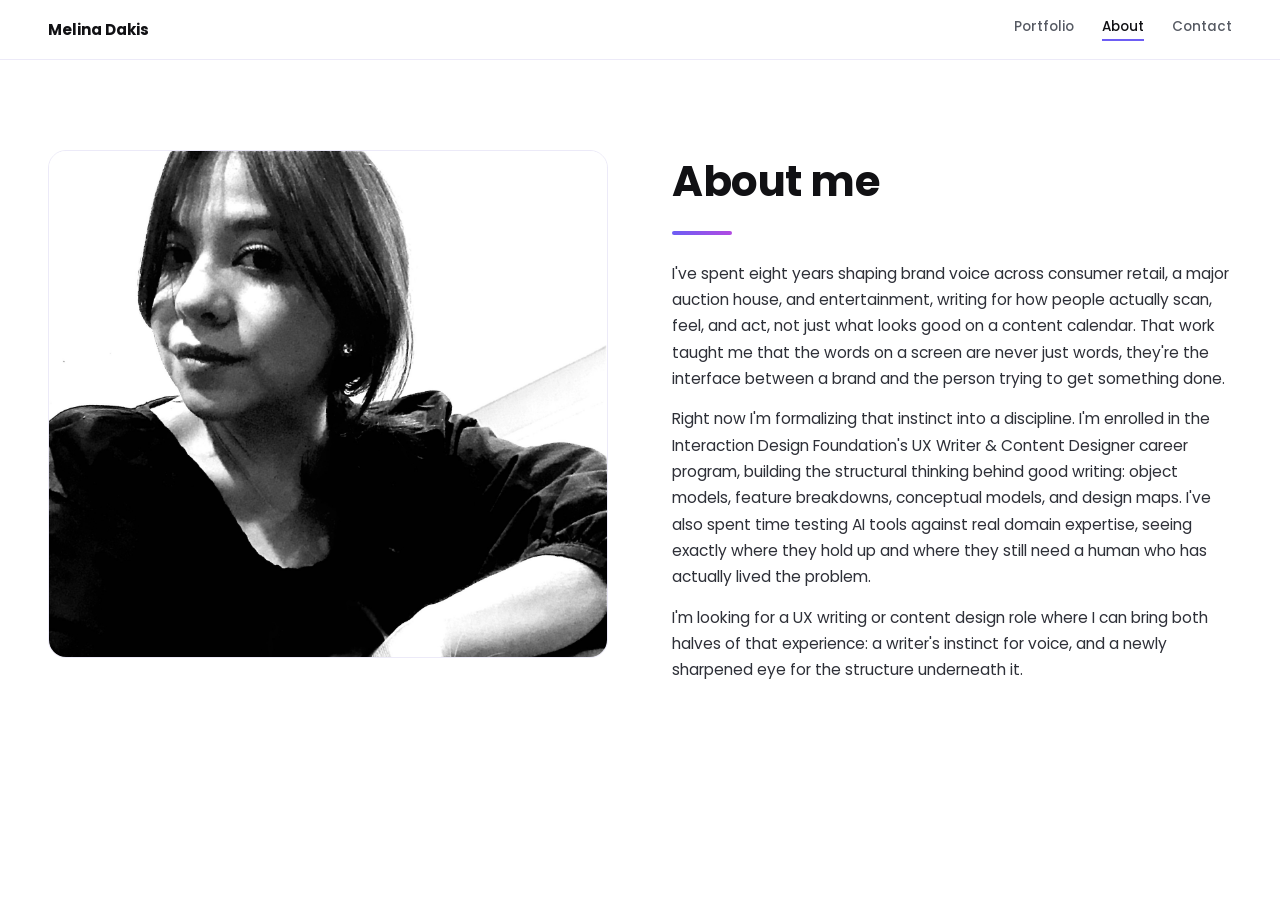
<file: about.html>
<!DOCTYPE html>
<html lang="en">
<head>
<meta charset="UTF-8">
<meta name="viewport" content="width=device-width, initial-scale=1.0">
<title>About — Melina Dakis</title>
<meta property="og:type" content="website">
<meta property="og:title" content="About — Melina Dakis">
<meta property="og:description" content="Eight years shaping brand voice in social media, now building the structural thinking behind UX writing and content design.">
<meta property="og:image" content="https://melinadakis.github.io/og-image.png">
<meta property="og:url" content="https://melinadakis.github.io/about.html">
<meta name="twitter:card" content="summary_large_image">
<meta name="twitter:title" content="About — Melina Dakis">
<meta name="twitter:description" content="Eight years shaping brand voice in social media, now building the structural thinking behind UX writing and content design.">
<meta name="twitter:image" content="https://melinadakis.github.io/og-image.png">
<meta name="description" content="Eight years shaping brand voice in social media, now building the structural thinking behind UX writing and content design.">
<link rel="preconnect" href="https://fonts.googleapis.com">
<link rel="preconnect" href="https://fonts.gstatic.com" crossorigin>
<link href="https://fonts.googleapis.com/css2?family=Poppins:ital,wght@0,400;0,500;0,600;0,700;1,400&display=swap" rel="stylesheet">
<link rel="stylesheet" href="style.css?v=3">
</head>
<body>
<nav class="nav">
  <div class="name">Melina Dakis</div>
  <div class="plinks">
    <a href="index.html">Portfolio</a>
    <a href="about.html" class="active">About</a>
    <a href="contact.html">Contact</a>
  </div>
</nav>

<div class="about-wrap">
  <div class="about-photo">
    <img src="[data-uri]" alt="Portrait of Melina Dakis">
  </div>
  <div class="about-body">
    <h1>About me</h1>
    <div class="rule"></div>
    <p>
      I've spent eight years shaping brand voice across consumer retail, a major auction
      house, and entertainment, writing for how people actually scan, feel, and act, not
      just what looks good on a content calendar. That work taught me that the words on a
      screen are never just words, they're the interface between a brand and the person
      trying to get something done.
    </p>
    <p>
      Right now I'm formalizing that instinct into a discipline. I'm enrolled in the
      Interaction Design Foundation's UX Writer &amp; Content Designer career program,
      building the structural thinking behind good writing: object models, feature
      breakdowns, conceptual models, and design maps. I've also spent time testing AI tools
      against real domain expertise, seeing exactly where they hold up and where they
      still need a human who has actually lived the problem.
    </p>
    <p>
      I'm looking for a UX writing or content design role where I can bring both halves of
      that experience: a writer's instinct for voice, and a newly sharpened eye for the
      structure underneath it.
    </p>
  </div>
</div>
</body>
</html>
</file>
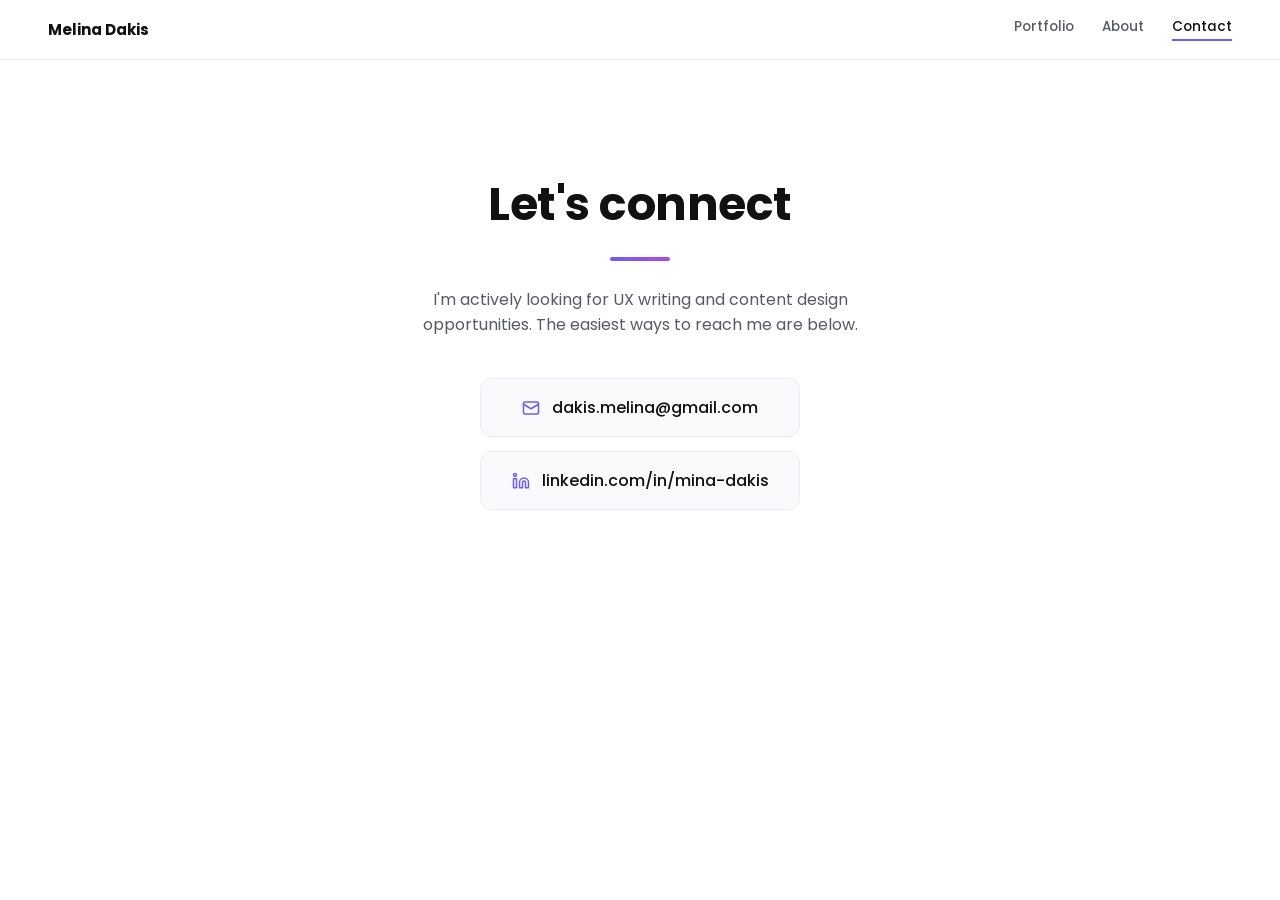
<file: contact.html>
<!DOCTYPE html>
<html lang="en">
<head>
<meta charset="UTF-8">
<meta name="viewport" content="width=device-width, initial-scale=1.0">
<title>Contact — Melina Dakis</title>
<meta property="og:type" content="website">
<meta property="og:title" content="Contact — Melina Dakis">
<meta property="og:description" content="Let's connect. Reach Melina Dakis for UX writing and content design opportunities.">
<meta property="og:image" content="https://melinadakis.github.io/og-image.png">
<meta property="og:url" content="https://melinadakis.github.io/contact.html">
<meta name="twitter:card" content="summary_large_image">
<meta name="twitter:title" content="Contact — Melina Dakis">
<meta name="twitter:description" content="Let's connect. Reach Melina Dakis for UX writing and content design opportunities.">
<meta name="twitter:image" content="https://melinadakis.github.io/og-image.png">
<meta name="description" content="Let's connect. Reach Melina Dakis for UX writing and content design opportunities.">
<link rel="preconnect" href="https://fonts.googleapis.com">
<link rel="preconnect" href="https://fonts.gstatic.com" crossorigin>
<link href="https://fonts.googleapis.com/css2?family=Poppins:ital,wght@0,400;0,500;0,600;0,700;1,400&display=swap" rel="stylesheet">
<link rel="stylesheet" href="style.css?v=3">
</head>
<body>

<nav class="nav">
  <div class="name">Melina Dakis</div>
  <div class="plinks">
    <a href="index.html">Portfolio</a>
    <a href="about.html">About</a>
    <a href="contact.html" class="active">Contact</a>
  </div>
</nav>

<div class="contact-wrap">
  <h1>Let's connect</h1>
  <div class="rule"></div>
  <p class="lead">
    I'm actively looking for UX writing and content design opportunities. The easiest
    ways to reach me are below.
  </p>
  <div class="contact-links">
    <a href="mailto:dakis.melina@gmail.com">
      <svg class="contact-icon" width="18" height="18" viewBox="0 0 24 24" fill="none" stroke="#6D5DF4" stroke-width="2" stroke-linecap="round" stroke-linejoin="round"><rect x="2" y="4" width="20" height="16" rx="2"/><path d="m2 7 10 6 10-6"/></svg>
      dakis.melina@gmail.com
    </a>
    <a href="https://www.linkedin.com/in/mina-dakis/" target="_blank" rel="noopener">
      <svg class="contact-icon" width="18" height="18" viewBox="0 0 24 24" fill="none" stroke="#6D5DF4" stroke-width="2" stroke-linecap="round" stroke-linejoin="round"><path d="M16 8a6 6 0 0 1 6 6v7h-4v-7a2 2 0 0 0-4 0v7h-4v-7a6 6 0 0 1 6-6z"/><rect x="2" y="9" width="4" height="12"/><circle cx="4" cy="4" r="2"/></svg>
      linkedin.com/in/mina-dakis
    </a>
  </div>
</div>

</body>
</html>
</file>
<file: style.css>
:root {
    --ink: #111114;
    --slate: #565A63;
    --slate-light: #8A8E99;
    --paper: #FFFFFF;
    --card: #FAFAFD;
    --border: #ECEAF8;
    --grad: linear-gradient(90deg,#6D5DF4,#B14AE2);
    --grad-diag: linear-gradient(135deg,#6D5DF4,#B14AE2);
    --tag-bg: #F5F2FD;
    --tag-ink: #6D3FC7;
    --note-ink: #4A2E8C;
    --note-border: #E7DFFA;
    --ghost: #F5F4FC;
    --nav-bg: rgba(255,255,255,0.9);
  }
  @media (prefers-color-scheme: dark) {
    :root:not([data-theme="light"]) {
      --ink: #F1F0F5;
      --slate: #B6B6C2;
      --slate-light: #8B8B99;
      --paper: #131217;
      --card: #1C1B22;
      --border: #2C2A35;
      --tag-bg: #241F33;
      --tag-ink: #C9A8FF;
      --note-ink: #D9C6FF;
      --note-border: #3A2E58;
      --ghost: #1D1A26;
      --nav-bg: rgba(19,18,23,0.85);
    }
  }
  :root[data-theme="dark"] {
    --ink: #F1F0F5;
    --slate: #B6B6C2;
    --slate-light: #8B8B99;
    --paper: #131217;
    --card: #1C1B22;
    --border: #2C2A35;
    --tag-bg: #241F33;
    --tag-ink: #C9A8FF;
    --note-ink: #D9C6FF;
    --note-border: #3A2E58;
    --ghost: #1D1A26;
    --nav-bg: rgba(19,18,23,0.85);
  }
  * { box-sizing: border-box; }
  html { scroll-behavior: smooth; }
  body {
    margin: 0;
    font-family: 'Poppins', 'Segoe UI', sans-serif;
    color: var(--ink);
    background: var(--paper);
    -webkit-font-smoothing: antialiased;
  }
  a { color: inherit; }

  /* ---------- NAV ---------- */
  .nav {
    position: sticky; top: 0; z-index: 50;
    background: var(--nav-bg);
    backdrop-filter: blur(8px);
    border-bottom: 1px solid var(--border);
    display: flex; align-items: center; justify-content: space-between;
    padding: 0.18in 0.5in;
  }
  .nav .name { font-weight: 700; font-size: 15px; }
  .nav .links { display: flex; gap: 22px; }
  .nav .links a {
    text-decoration: none; font-size: 13px; font-weight: 500; color: var(--slate);
  }
  .nav .links a:hover { color: var(--ink); }
  .nav .links a.n {
    display: inline-flex; align-items: center; justify-content: center;
    width: 22px; height: 22px; border-radius: 6px;
    background: var(--tag-bg); color: var(--tag-ink); font-size: 11px; font-weight: 700;
    margin-right: 4px;
  }

  /* ---------- HERO ---------- */
  .hero {
    position: relative; overflow: hidden;
    padding: 90px 0.85in 70px 0.85in;
    max-width: 1100px; margin: 0 auto;
  }
  .hero .kicker { font-size: 13px; font-weight: 500; color: var(--slate-light); margin-bottom: 28px; }
  .hero h1 {
    font-size: clamp(42px, 7vw, 76px); font-weight: 700; line-height: 1.0;
    letter-spacing: -0.02em; margin: 0 0 22px 0;
  }
  .hero .rule { width: 90px; height: 5px; border-radius: 3px; background: var(--grad); margin-bottom: 26px; }
  .hero .role { font-size: 19px; font-weight: 500; margin-bottom: 18px; }
  .hero .pitch { font-size: 16px; line-height: 1.65; color: var(--slate); max-width: 560px; margin-bottom: 44px; }

  .index-grid {
    display: grid; grid-template-columns: repeat(2, 1fr); gap: 14px;
    max-width: 720px;
  }
  .index-grid a {
    display: flex; align-items: center; gap: 14px;
    text-decoration: none; color: var(--ink);
    padding: 14px 16px; border: 1px solid var(--border); border-radius: 12px;
    background: var(--card);
    transition: border-color 0.15s ease, transform 0.15s ease;
  }
  .index-grid a:hover { border-color: #C9BBF2; transform: translateY(-1px); }
  .index-grid .n {
    flex-shrink: 0; width: 30px; height: 30px; border-radius: 8px;
    background: var(--grad-diag); color: #fff; font-size: 12px; font-weight: 700;
    display: flex; align-items: center; justify-content: center;
  }
  .index-grid span.t { font-size: 13.5px; font-weight: 500; }

  .appendix-note {
    display: flex; align-items: center; gap: 12px;
    font-size: 13.5px; font-weight: 500; color: var(--note-ink);
    background: var(--tag-bg); border: 1px solid var(--note-border); border-radius: 10px;
    padding: 14px 18px; margin-top: 30px; max-width: 640px;
  }
  .appendix-note svg { flex-shrink: 0; }

  /* ---------- SECTIONS ---------- */
  section.project {
    position: relative; overflow: hidden;
    scroll-margin-top: 64px;
    padding: 90px 0.85in;
    max-width: 1100px; margin: 0 auto;
    border-top: 1px solid var(--border);
  }
  .ghost {
    position: absolute; top: -40px; right: -10px;
    font-size: 320px; font-weight: 700; color: var(--ghost);
    z-index: 0; line-height: 1; user-select: none; pointer-events: none;
  }
  .p-inner { position: relative; z-index: 1; }
  .eyebrow {
    display: inline-block; font-size: 13px; font-weight: 600; letter-spacing: 0.02em;
    background: var(--grad); -webkit-background-clip: text; background-clip: text;
    color: transparent; -webkit-text-fill-color: transparent;
    margin-bottom: 14px;
  }
  h2.p-title {
    font-size: clamp(26px, 3.4vw, 34px); font-weight: 700; letter-spacing: -0.01em;
    margin: 0 0 22px 0; line-height: 1.15; max-width: 780px;
  }
  .p-rule { width: 60px; height: 4px; border-radius: 3px; background: var(--grad); margin-bottom: 26px; }
  .p-context { font-size: 16px; color: var(--slate); line-height: 1.6; max-width: 700px; margin-bottom: 34px; }

  h3.sub { font-size: 17px; font-weight: 600; margin: 0 0 12px 0; }
  p, li { font-size: 15px; line-height: 1.62; color: #2E3038; margin: 0 0 14px 0; }
  .body-col { max-width: 620px; }
  .body-col p:last-child { margin-bottom: 0; }

  .frame {
    border: 1px solid var(--border); border-radius: 16px; background: var(--card);
    padding: 26px; margin: 18px 0; text-align: center;
  }
  .frame img { max-width: 100%; height: auto; border-radius: 6px; }
  .cap { font-size: 13px; color: var(--slate-light); margin-top: 12px; margin-bottom: 0; }

  .card { border-radius: 16px; background: var(--card); border: 1px solid var(--border); padding: 24px 26px; }
  .card-row { display: flex; align-items: center; gap: 14px; margin-bottom: 12px; }
  .icon {
    flex-shrink: 0; width: 38px; height: 38px; border-radius: 10px;
    background: var(--grad-diag); display: flex; align-items: center; justify-content: center;
  }
  .icon svg { width: 17px; height: 17px; }
  .card .label { font-size: 14.5px; font-weight: 600; }
  .card p:last-child { margin-bottom: 0; }
  .card ul { margin: 6px 0 0 0; padding-left: 20px; }
  .card ul li { margin-bottom: 6px; }

  .two-col { display: grid; grid-template-columns: 1fr 1fr; gap: 48px; align-items: start; }
  @media (max-width: 820px) { .two-col { grid-template-columns: 1fr; } .index-grid { grid-template-columns: 1fr; } }

  ul.stories { margin: 8px 0 0 0; padding-left: 20px; }
  ul.stories li { margin-bottom: 8px; font-size: 14.5px; }
  ul.tight { margin: 6px 0 0 0; padding-left: 20px; }
  ul.tight li { margin-bottom: 6px; font-size: 14.5px; }

  .quote-block {
    border-left: 3px solid #B14AE2; padding: 8px 0 8px 18px; margin: 0 0 16px 0;
    font-style: italic; font-size: 14.5px; color: #3A3B42;
  }
  .use-case dt { font-weight: 600; font-size: 14.5px; margin-top: 14px; }
  .use-case dd { margin: 3px 0 0 0; font-size: 14.5px; color: #2E3038; line-height: 1.55; }
  .use-case dt:first-child { margin-top: 0; }

  details.appendix {
    margin-top: 22px; border: 1px solid var(--border); border-radius: 16px;
    background: var(--card); overflow: hidden;
  }
  details.appendix summary {
    cursor: pointer; list-style: none; padding: 18px 24px;
    font-size: 14.5px; font-weight: 600; color: var(--tag-ink);
    display: flex; align-items: center; gap: 10px;
  }
  details.appendix summary::-webkit-details-marker { display: none; }
  details.appendix summary .chev { transition: transform 0.2s ease; flex-shrink: 0; }
  details.appendix[open] summary .chev { transform: rotate(90deg); }
  details.appendix .appendix-body { padding: 0 26px 26px 26px; }

  footer {
    padding: 60px 0.85in 80px 0.85in;
    max-width: 1100px; margin: 0 auto;
    border-top: 1px solid var(--border);
  }
  footer p { color: var(--slate-light); font-size: 13.5px; }

  /* ---------- PRIMARY NAV (multi-page) ---------- */
  .nav .plinks { display: flex; gap: 28px; }
  .nav .plinks a {
    text-decoration: none; font-size: 13.5px; font-weight: 500; color: var(--slate);
    padding-bottom: 2px; border-bottom: 2px solid transparent;
  }
  .nav .plinks a:hover { color: var(--ink); }
  .nav .plinks a.active { color: var(--ink); border-bottom-color: #6D5DF4; }

  /* ---------- ABOUT PAGE ---------- */
  .about-wrap {
    max-width: 1300px; margin: 0 auto;
    padding: 90px 0.5in 100px 0.5in;
    display: grid; grid-template-columns: 560px 1fr; gap: 64px; align-items: start;
  }
  .about-photo {
    width: 100%; border-radius: 18px; overflow: hidden;
    border: 1px solid var(--border);
  }
  .about-photo img { width: 100%; display: block; }
  .about-body h1 {
    font-size: clamp(30px, 4vw, 42px); font-weight: 700; letter-spacing: -0.01em;
    margin: 0 0 18px 0;
  }
  .about-body .rule { width: 60px; height: 4px; border-radius: 3px; background: var(--grad); margin-bottom: 26px; }
  .about-body p { font-size: 15.5px; line-height: 1.7; max-width: 760px; }
  @media (max-width: 760px) {
    .about-wrap { grid-template-columns: 1fr; }
    .about-photo { max-width: 320px; }
  }

  /* ---------- CONTACT PAGE ---------- */
  .contact-wrap {
    max-width: 700px; margin: 0 auto;
    padding: 110px 0.5in 120px 0.5in;
    text-align: center;
  }
  .contact-wrap h1 {
    font-size: clamp(32px, 5vw, 46px); font-weight: 700; letter-spacing: -0.01em;
    margin: 0 0 18px 0;
  }
  .contact-wrap .rule { width: 60px; height: 4px; border-radius: 3px; background: var(--grad); margin: 0 auto 26px auto; }
  .contact-wrap p.lead { font-size: 16px; color: var(--slate); max-width: 480px; margin: 0 auto 40px auto; }
  .contact-links { display: flex; flex-direction: column; gap: 14px; align-items: center; }
  .contact-links a {
    display: flex; align-items: center; gap: 12px;
    text-decoration: none; color: var(--ink); font-size: 16px; font-weight: 500;
    border: 1px solid var(--border); border-radius: 12px; background: var(--card);
    padding: 16px 28px; min-width: 320px; justify-content: center;
    transition: border-color 0.15s ease, transform 0.15s ease;
  }
  .contact-links a:hover { border-color: #C9BBF2; transform: translateY(-1px); }
  .contact-links .icon { flex-shrink: 0; }

  .contact-links .contact-icon { flex-shrink: 0; width: 18px; height: 18px; }
</file>
